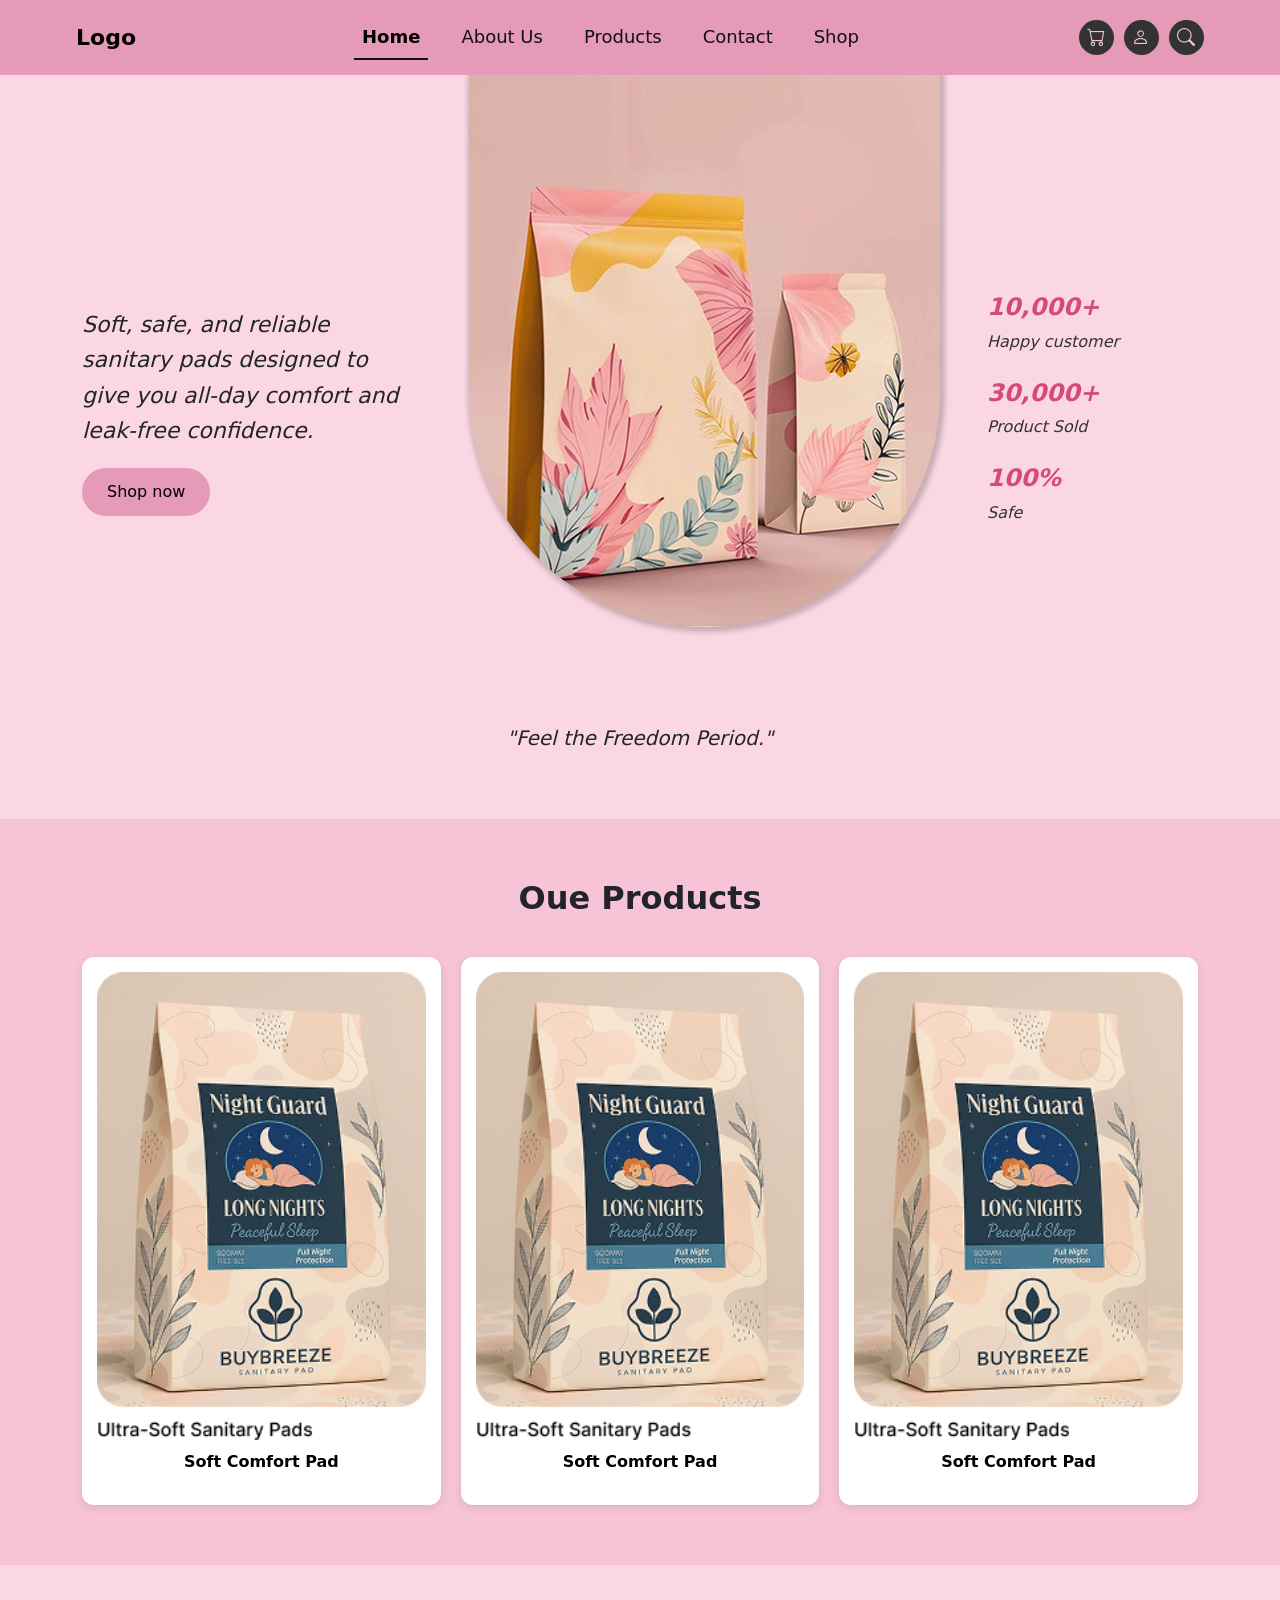
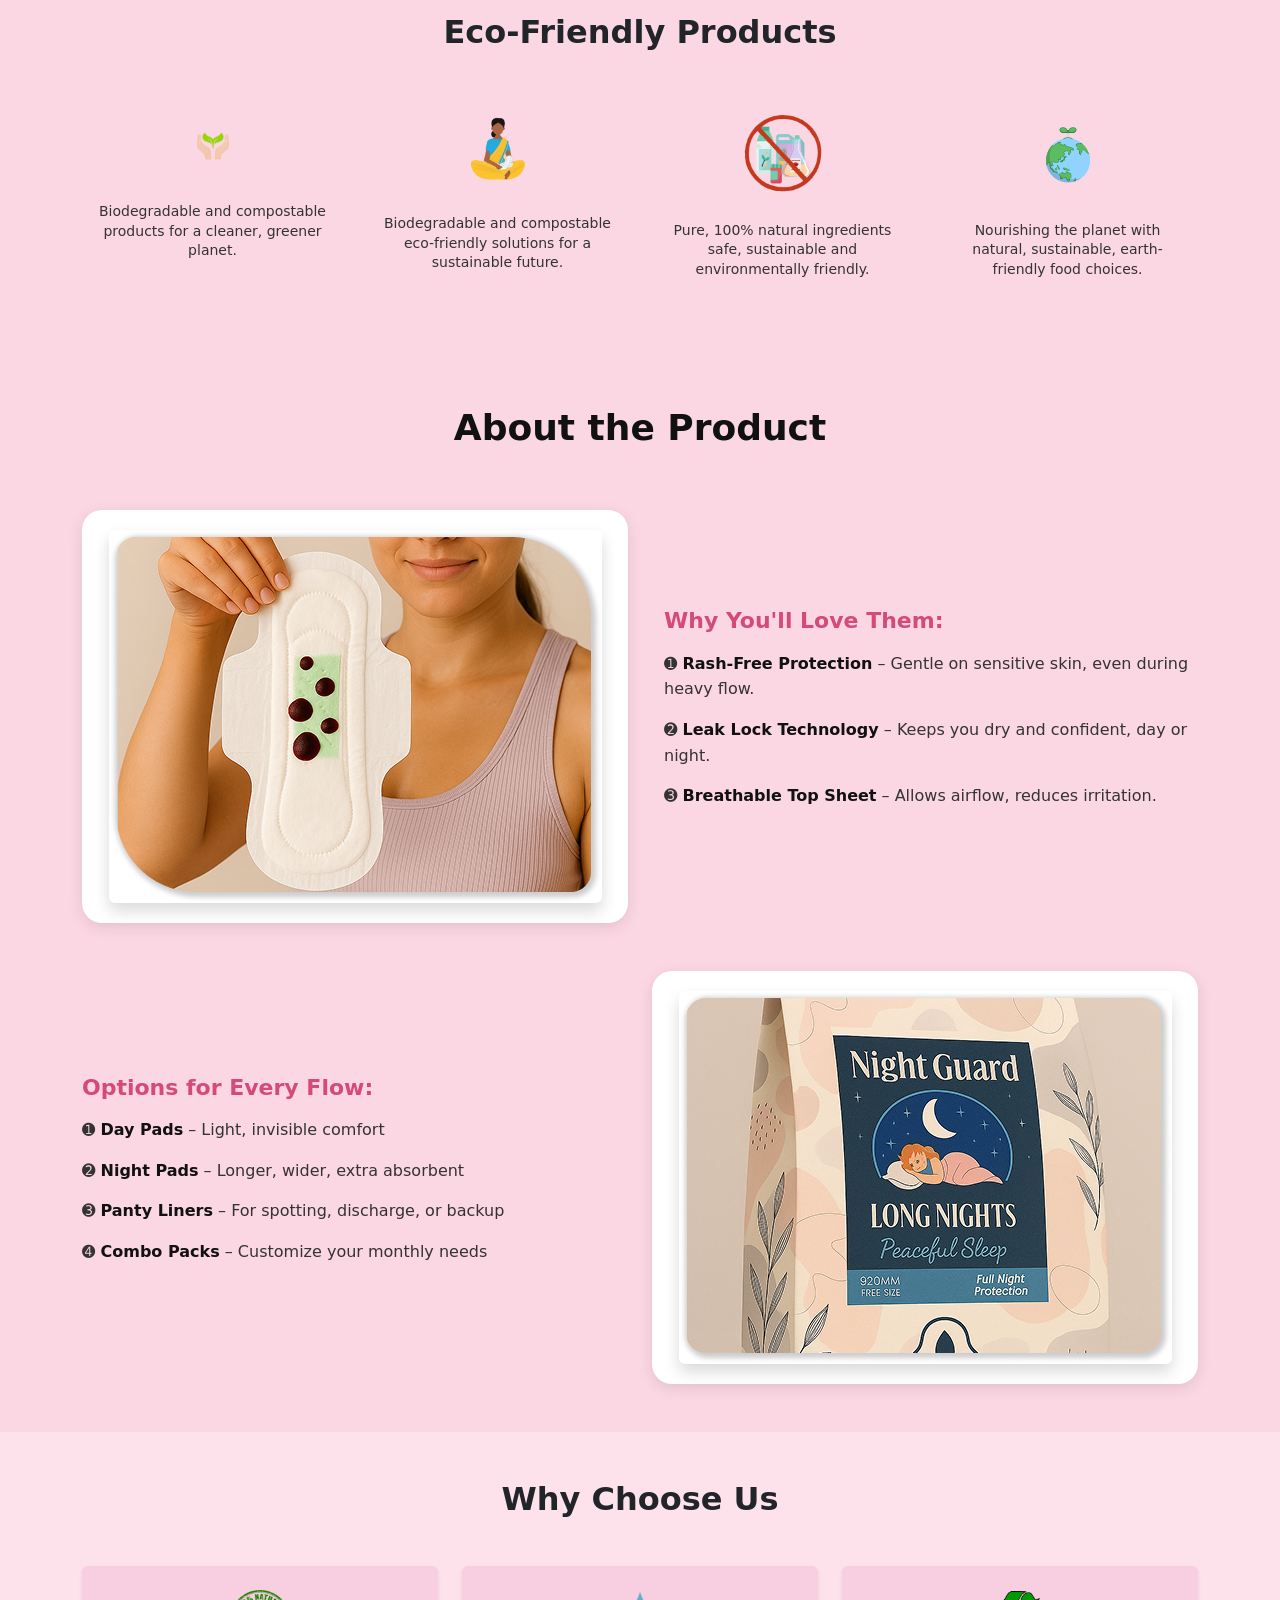
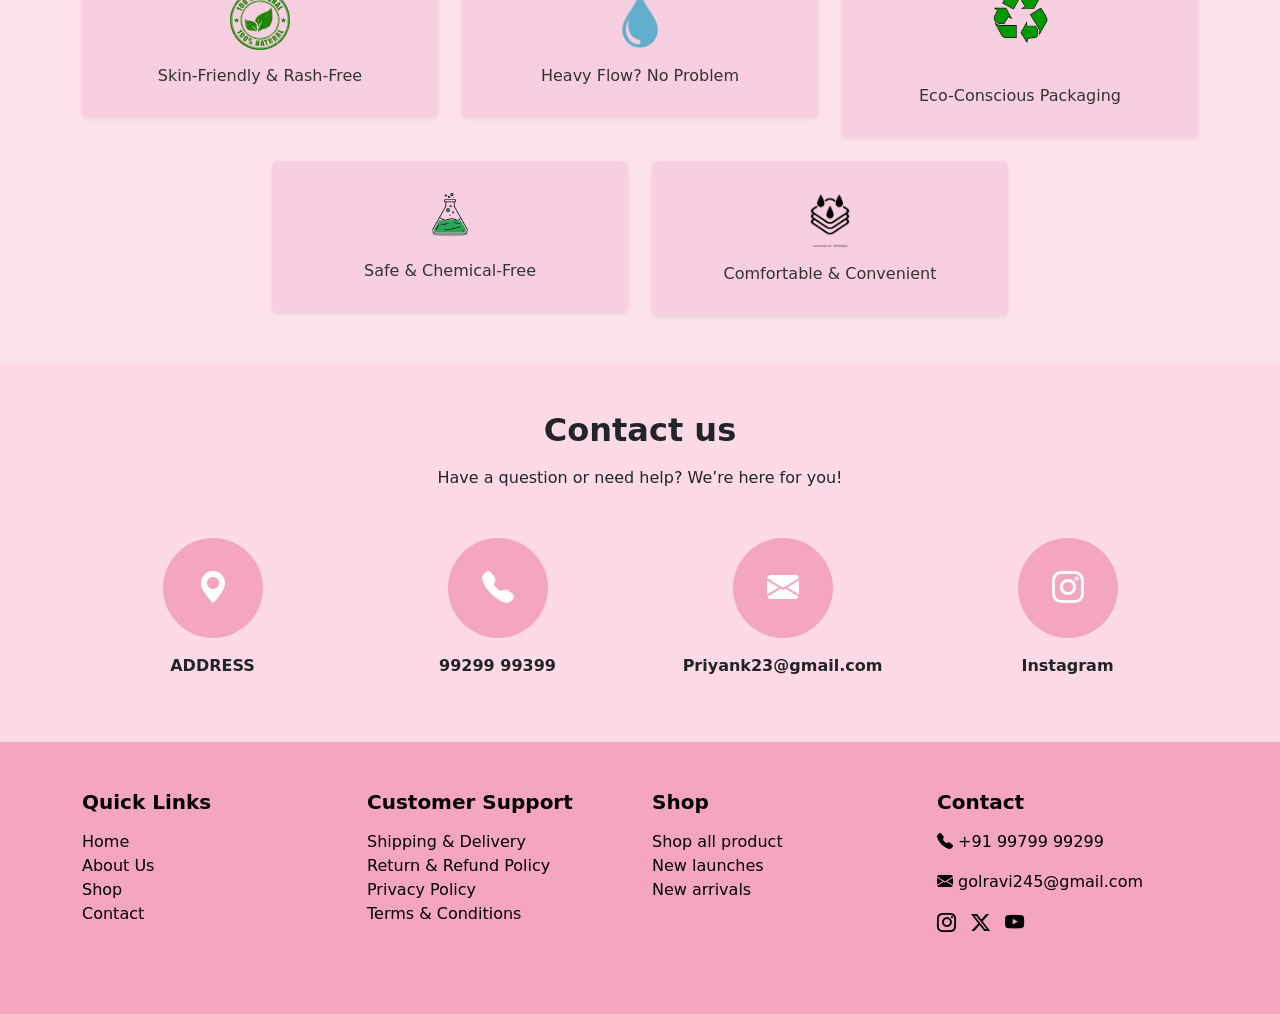
<file: index.html>
<!DOCTYPE html>
<html lang="en">

<head>
    <meta charset="UTF-8">
    <meta name="viewport" content="width=device-width, initial-scale=1.0">
    <title>Responsive Navbar</title>
    <link href="https://cdn.jsdelivr.net/npm/bootstrap@5.3.2/dist/css/bootstrap.min.css" rel="stylesheet">
    <link href="https://cdn.jsdelivr.net/npm/bootstrap-icons/font/bootstrap-icons.css" rel="stylesheet">
    <link href="./Stylesheet.css" rel="stylesheet">
</head>

<body>

    <nav class="navbar navbar-expand-lg sticky-top">
        <div class="container-fluid">
            <a class="logo navbar-brand" href="./index.html">Logo</a>
            <button class="navbar-toggler" type="button" data-bs-toggle="collapse" data-bs-target="#navbarNav"
                aria-controls="navbarNav" aria-expanded="false" aria-label="Toggle navigation">
                <span class="navbar-toggler-icon"></span>
            </button>
            <div class="collapse navbar-collapse" id="navbarNav">
                <ul class="navbar-nav mx-auto nav-links">
                    <li class="nav-item"><a href="#home" class="nav-link active">Home</a></li>
                    <li class="nav-item"><a href="#about" class="nav-link">About Us</a></li>
                    <li class="nav-item"><a href="#products" class="nav-link">Products</a></li>
                    <li class="nav-item"><a href="#contact" class="nav-link">Contact</a></li>
                    <li class="nav-item"><a href="./product.html" class="nav-link">Shop</a></li>
                </ul>
                <div class="icons d-flex">
                    <div><i class="bi bi-cart"></i></div>
                    <div><i class="bi bi-person"></i></div>
                    <div><i class="bi bi-search"></i></div>
                </div>
            </div>
        </div>
    </nav>

    <section class="hero" id="home">
        <div class="container ">
            <div class="row align-items-center text-center text-lg-start gy-5">
                <div class="col-lg-4">
                    <div class="hero-text">
                        <h1>Soft, safe, and reliable sanitary pads designed to give you all-day comfort and leak-free
                            confidence.</h1>
                        <button class="btn hero-btn"><a href="./product.html">Shop now</a></button>
                    </div>
                </div>
                <div class="col-lg-5">
                    <div class="hero-image-wrapper">
                        <img src="./Asset/img/HeroImg.png" alt="Sanitary Pad Packages" id="Heroimg">
                    </div>
                </div>
                <div class="col-lg-3">
                    <div class="hero-stats">
                        <div>
                            <h2>10,000+</h2>
                            <p>Happy customer</p>
                        </div>
                        <div>
                            <h2>30,000+</h2>
                            <p>Product Sold</p>
                        </div>
                        <div>
                            <h2>100%</h2>
                            <p>Safe</p>
                        </div>
                    </div>
                </div>
            </div>
            <div class="row">
                <div class="col-12">
                    <p class="hero-quote">"Feel the Freedom Period."</p>
                </div>
            </div>
        </div>
    </section>
    <!-- Product Section -->
    <section class="product-section" id="products">
        <div class="container">
            <h2>Oue Products</h2>
            <div class="product-grid">
                <a href="product.html" class="product-card-link" >
                    <div class="product-card">
                        <img src="./Asset/img/product 1.png" alt="Product 1" class="first-img">
                        <img src="./Asset/img/product.png" alt="Product 1 Hover" class="second-img">
                        <p class="product-title">Soft Comfort Pad</p>
                    </div>
                </a>

                <a href="product.html" class="product-card-link">
                    <div class="product-card">
                        <img src="./Asset/img/product 1.png" alt="Product 1" class="first-img">
                        <img src="./Asset/img/product.png" alt="Product 1 Hover" class="second-img">
                        <p class="product-title">Soft Comfort Pad</p>
                    </div>
                </a>

                <a href="product.html" class="product-card-link">
                    <div class="product-card">
                        <img src="./Asset/img/product 1.png" alt="Product 1" class="first-img">
                        <img src="./Asset/img/product.png" alt="Product 1 Hover" class="second-img">
                        <p class="product-title">Soft Comfort Pad</p>
                    </div>
                </a>
            </div>
        </div>
    </section>

    <section class="eco-products py-5" id="eco-products">
    <div class="container text-center ">
        <h2 class="mb-5 fw-bold">Eco-Friendly Products</h2>
        <div class="row g-4 justify-content-center">
            <!-- Box 1 -->
            <div class="col-md-3 col-sm-6">
                <div class="eco-box">
                    <img src="./Asset/img/eco1.png" alt="Eco Product 1" class="eco-img mb-3">
                    <p class="eco-text">Biodegradable and compostable products for a cleaner, greener planet.</p>
                </div>
            </div>

            <!-- Box 2 -->
            <div class="col-md-3 col-sm-6">
                <div class="eco-box">
                    <img src="./Asset/img/eco2.png" alt="Eco Product 2" class="eco-img mb-3">
                    <p class="eco-text">Biodegradable and compostable eco-friendly solutions for a sustainable future.</p>
                </div>
            </div>

            <!-- Box 3 -->
            <div class="col-md-3 col-sm-6">
                <div class="eco-box">
                    <img src="./Asset/img/eco3.png" alt="Eco Product 3" class="eco-img mb-3">
                    <p class="eco-text">Pure, 100% natural ingredients safe, sustainable and environmentally friendly.</p>
                </div>
            </div>

            <!-- Box 4 -->
            <div class="col-md-3 col-sm-6">
                <div class="eco-box">
                    <img src="./Asset/img/eco4.png" alt="Eco Product 4" class="eco-img mb-3">
                    <p class="eco-text">Nourishing the planet with natural, sustainable, earth-friendly food choices.</p>
                </div>
            </div>
        </div>
    </div>
</section>

    <section class="about-section py-5" id="about">
        <div class="container">
            <div class="text-center mb-5">
                <h2 class="fw-bold">About the Product</h2>
            </div>

            <div class="row align-items-center mb-5">
                <div class="col-md-6 mb-4 mb-md-0">
                    <div class="about-box d-flex align-items-center justify-content-center">
                        <img src="./Asset/img/About1.png" alt="VIIRO Product" class="img-fluid rounded shadow">
                    </div>
                </div>
                <div class="col-md-6 about-text ps-md-4">
                    <h4 class="mb-3">Why You'll Love Them:</h4>
                    <p>➊ <strong>Rash-Free Protection</strong> – Gentle on sensitive skin, even during heavy flow.</p>
                    <p>➋ <strong>Leak Lock Technology</strong> – Keeps you dry and confident, day or night.</p>
                    <p>➌ <strong>Breathable Top Sheet</strong> – Allows airflow, reduces irritation.</p>
                </div>
            </div>

            <div class="row align-items-center">
                <div class="col-md-6 about-text pe-md-4 mb-4 mb-md-0">
                    <h4 class="mb-3">Options for Every Flow:</h4>
                    <p>➊ <strong>Day Pads</strong> – Light, invisible comfort</p>
                    <p>➋ <strong>Night Pads</strong> – Longer, wider, extra absorbent</p>
                    <p>➌ <strong>Panty Liners</strong> – For spotting, discharge, or backup</p>
                    <p>➍ <strong>Combo Packs</strong> – Customize your monthly needs</p>
                </div>
                <div class="col-md-6">
                    <div class="about-box d-flex align-items-center justify-content-center">
                        <img src="./Asset/img/About2.png " alt="VIIRO Pads Options" class="img-fluid rounded shadow">
                    </div>
                </div>
            </div>
        </div>
    </section>

    <section class="choose-us py-5" id="choose">
        <div class="container text-center">
            <h2 class="mb-5 fw-bold">Why Choose Us</h2>
            <div class="row g-4 justify-content-center">

                <div class="col-md-4 col-sm-6">
                    <div class="choose-box p-4 rounded shadow-sm">
                        <img src="./Asset/img/choose1.png" alt="Skin Friendly" class="mb-3" width="60">
                        <h5>Skin-Friendly & Rash-Free</h5>
                    </div>
                </div>

                <div class="col-md-4 col-sm-6">
                    <div class="choose-box p-4 rounded shadow-sm">
                        <img src="./Asset/img/choose2.png" alt="Heavy Flow" class="mb-3" width="60">
                        <h5>Heavy Flow? No Problem</h5>
                    </div>
                </div>

                <div class="col-md-4 col-sm-6">
                    <div class="choose-box p-4 rounded shadow-sm">
                        <img src="./Asset/img/choose3.png" alt="Eco Packaging" class="mb-3" width="60">
                        <h5>Eco-Conscious Packaging</h5>
                    </div>
                </div>

                <div class="col-md-4 col-sm-6">
                    <div class="choose-box p-4 rounded shadow-sm">
                        <img src="./Asset/img/choose4.png" alt="Chemical Free" class="mb-3" width="60">
                        <h5>Safe & Chemical-Free</h5>
                    </div>
                </div>

                <div class="col-md-4 col-sm-6">
                    <div class="choose-box p-4 rounded shadow-sm">
                        <img src="./Asset/img/choose5.png" alt="Comfortable" class="mb-3" width="60">
                        <h5>Comfortable & Convenient</h5>
                    </div>
                </div>

            </div>
        </div>
    </section>

    <section class="contact-us py-5" id="contact">
        <div class="container text-center">
            <h2 class="fw-bold mb-3">Contact us</h2>
            <p class="mb-5">Have a question or need help? We’re here for you!</p>

            <div class="row justify-content-center g-4">
                <div class="col-md-3 col-sm-6">
                    <div class="contact-box p-4 rounded-circle mx-auto">
                        <i class="bi bi-geo-alt-fill fs-2 text-white"></i>
                    </div>
                    <p class="mt-3 fw-semibold">ADDRESS</p>
                </div>

                <div class="col-md-3 col-sm-6">
                    <div class="contact-box p-4 rounded-circle mx-auto">
                        <i class="bi bi-telephone-fill fs-2 text-white"></i>
                    </div>
                    <p class="mt-3 fw-semibold">99299 99399</p>
                </div>

                <div class="col-md-3 col-sm-6">
                    <div class="contact-box p-4 rounded-circle mx-auto">
                        <i class="bi bi-envelope-fill fs-2 text-white"></i>
                    </div>
                    <p class="mt-3 fw-semibold">Priyank23@gmail.com</p>
                </div>

                <div class="col-md-3 col-sm-6">
                    <div class="contact-box p-4 rounded-circle mx-auto">
                        <i class="bi bi-instagram fs-2 text-white"></i>
                    </div>
                    <p class="mt-3 fw-semibold">Instagram</p>
                </div>
            </div>
        </div>
    </section>
    <footer class="footer py-5">
        <div class="container">
            <div class="row">
                <div class="col-md-3 col-sm-6 mb-4">
                    <h5 class="fw-bold">Quick Links</h5>
                    <ul class="list-unstyled">
                        <li><a href="#home">Home</a></li>
                        <li><a href="#about">About Us</a></li>
                        <li><a href="#shop">Shop</a></li>
                        <li><a href="#contact">Contact</a></li>
                    </ul>
                </div>

                <div class="col-md-3 col-sm-6 mb-4">
                    <h5 class="fw-bold">Customer Support</h5>
                    <ul class="list-unstyled">
                        <li><a href="#">Shipping & Delivery</a></li>
                        <li><a href="#">Return & Refund Policy</a></li>
                        <li><a href="#">Privacy Policy</a></li>
                        <li><a href="#">Terms & Conditions</a></li>
                    </ul>
                </div>

                <div class="col-md-3 col-sm-6 mb-4">
                    <h5 class="fw-bold">Shop</h5>
                    <ul class="list-unstyled">
                        <li><a href="./ShopNow.html">Shop all product</a></li>
                        <li><a href="#">New launches</a></li>
                        <li><a href="#">New arrivals</a></li>
                    </ul>
                </div>

                <div class="col-md-3 col-sm-6 mb-4">
                    <h5 class="fw-bold">Contact</h5>
                    <p><i class="bi bi-telephone-fill"></i> +91 99799 99299</p>
                    <p><i class="bi bi-envelope-fill"></i> golravi245@gmail.com</p>
                    <div class="social-icons mt-3">
                        <a href="#"><i class="bi bi-instagram"></i></a>
                        <a href="#"><i class="bi bi-twitter-x"></i></a>
                        <a href="#"><i class="bi bi-youtube"></i></a>
                    </div>
                </div>
            </div>
        </div>
    </footer>

    <script src="https://cdn.jsdelivr.net/npm/bootstrap@5.3.2/dist/js/bootstrap.bundle.min.js"></script>
</body>

</html>
</file>
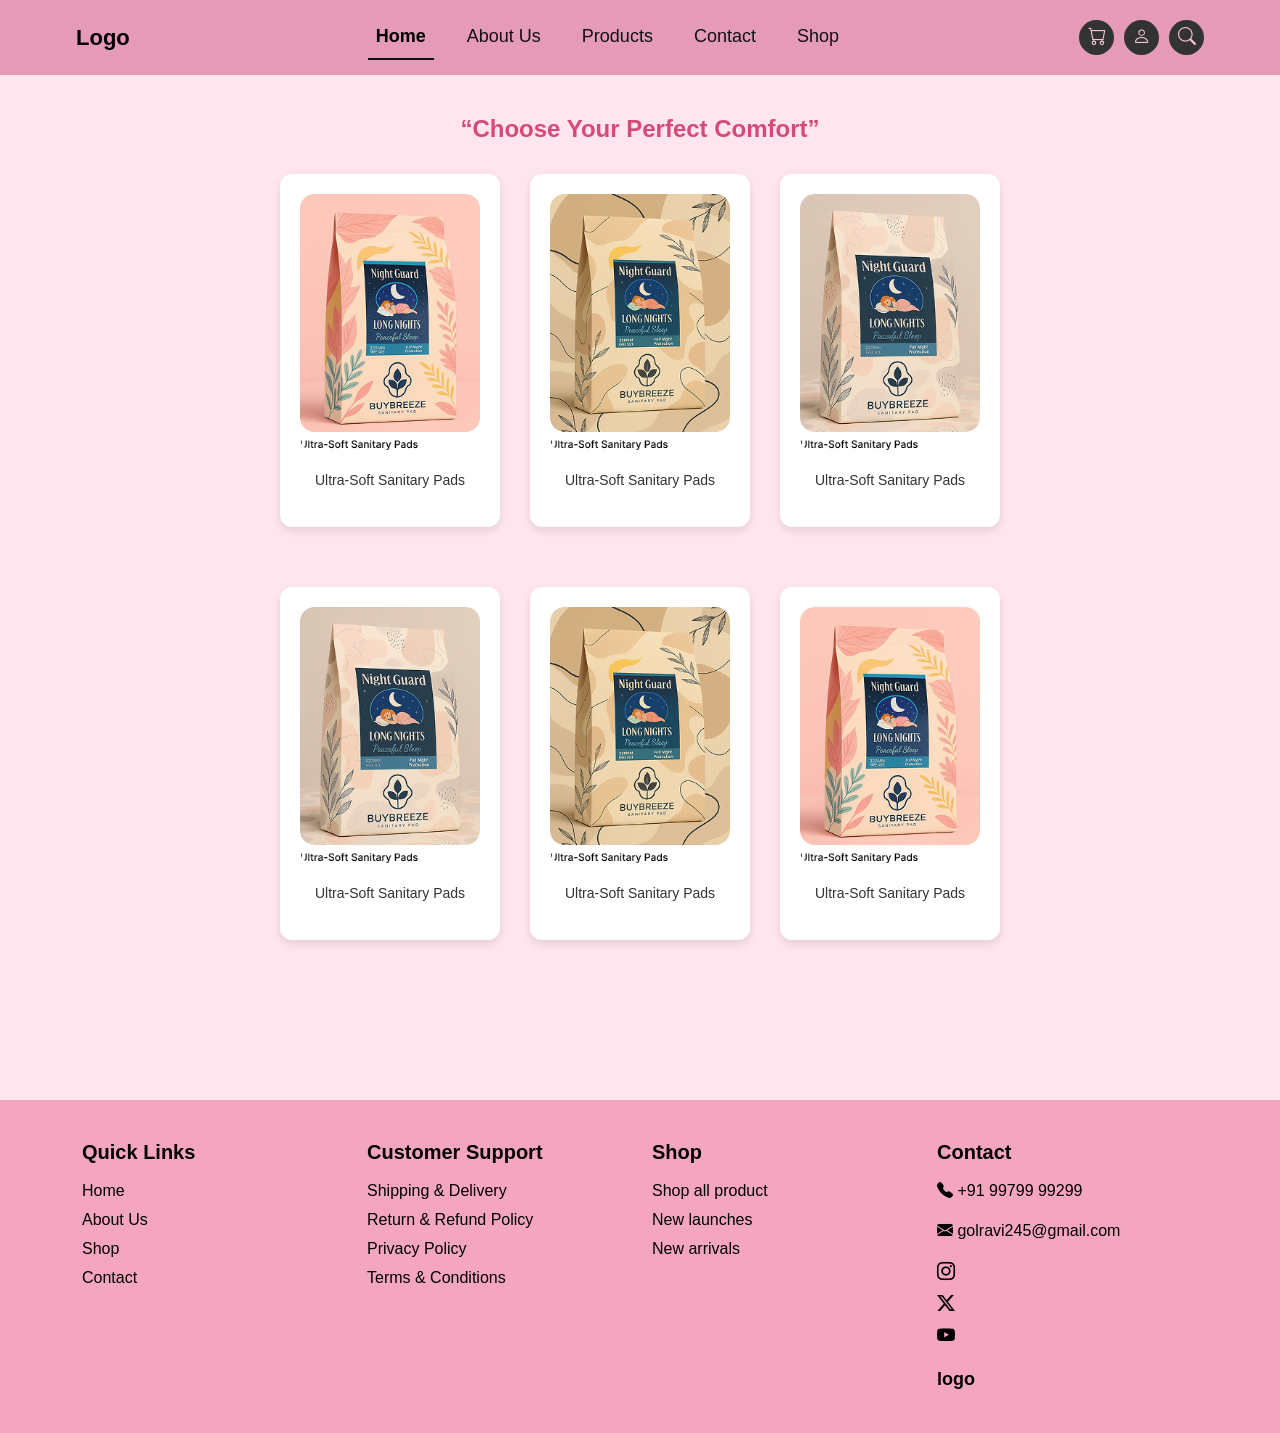
<file: product.html>
<!DOCTYPE html>
<html lang="en">

<head>
    <meta charset="UTF-8" />
    <title>Our Products</title>
    <meta name="viewport" content="width=device-width, initial-scale=1.0" />
    <link href="https://cdn.jsdelivr.net/npm/bootstrap@5.3.2/dist/css/bootstrap.min.css" rel="stylesheet" />
    <link href="https://cdn.jsdelivr.net/npm/bootstrap-icons/font/bootstrap-icons.css" rel="stylesheet" />
    <link href="./Stylesheet.css" rel="Stylesheet" />
    <style>
        body {
            font-family: "Segoe UI", sans-serif;
            background-color: #ffe5ee;
            margin: 0;
            padding: 0;
        }

        h2.section-title {
            text-align: center;
            font-size: 24px;
            font-weight: 600;
            color: #d54a79;
            margin: 40px 0 30px;
        }

        .product-grid {
            display: flex;
            justify-content: center;
            flex-wrap: wrap;
            gap: 30px;
            padding: 0 20px 60px;
        }

        .product-card {
            background-color: white;
            border-radius: 12px;
            padding: 20px;
            text-align: center;
            width: 220px;
            box-shadow: 0 4px 8px rgba(0, 0, 0, 0.1);
            transition: transform 0.3s ease;
        }

        .product-card:hover {
            transform: scale(1.05);
        }

        .product-card img {
            width: 100%;
            border-radius: 12px;
            margin-bottom: 10px;
        }

        .product-title {
            font-size: 14px;
            font-weight: 500;
            color: #333;
        }

        footer {
            background-color: #f4a6c1;
            padding: 40px 20px;
            color: #000;
        }

        footer h5 {
            font-weight: bold;
            margin-bottom: 15px;
        }

        footer a {
            text-decoration: none;
            color: #000;
            display: block;
            margin-bottom: 5px;
        }

        footer a:hover {
            color: #111;
            font-weight: bold;
        }

        .social-icons a {
            font-size: 18px;
            margin-right: 10px;
            color: #000;
        }

        .footer-logo {
            font-weight: bold;
            font-size: 18px;
        }
    </style>
</head>

<body>
    <nav class="navbar navbar-expand-lg sticky-top">
        <div class="container-fluid">
            <a class="logo navbar-brand" href="./index.html">Logo</a>
            <button class="navbar-toggler" type="button" data-bs-toggle="collapse" data-bs-target="#navbarNav"
                aria-controls="navbarNav" aria-expanded="false" aria-label="Toggle navigation">
                <span class="navbar-toggler-icon"></span>
            </button>
            <div class="collapse navbar-collapse" id="navbarNav">
                <ul class="navbar-nav mx-auto nav-links">
                    <li class="nav-item">
                        <a href="index.html#home" class="nav-link active">Home</a>
                    </li>
                    <li class="nav-item">
                        <a href="index.html#home" class="nav-link">About Us</a>
                    </li>
                    <li class="nav-item">
                        <a href="index.html#product" class="nav-link">Products</a>
                    </li>
                    <li class="nav-item">
                        <a href="index.html#contact" class="nav-link">Contact</a>
                    </li>
                    <li class="nav-item">
                        <a href="./ShopNow.html" class="nav-link">Shop</a>
                    </li>
                </ul>
                <div class="icons d-flex">
                    <div><i class="bi bi-cart"></i></div>
                    <div><i class="bi bi-person"></i></div>
                    <div><i class="bi bi-search"></i></div>
                </div>
            </div>
        </div>
    </nav>
    <section>
        <div class="mainSection">
            <h2 class="section-title">“Choose Your Perfect Comfort”</h2>

            <div class="product-grid">
                <div class="product-card">
                    <a href="Shopnow.html">
                        <img src="./Asset/img/product 3.png" alt="Product" />
                        <p class="product-title">Ultra-Soft Sanitary Pads</p>
                    </a>
                </div>
                <div class="product-card">
                    <a href="Shopnow.html">
                        <img src="./Asset/img/product 2.png" alt="Product" />
                        <p class="product-title">Ultra-Soft Sanitary Pads</p>
                    </a>
                </div>
                <div class="product-card">
                    <a href="Shopnow.html">
                        <img src="./Asset/img/product 1.png" alt="Product" />
                        <p class="product-title">Ultra-Soft Sanitary Pads</p>
                    </a>
                </div>
            </div>
            <div class="product-grid">
                <div class="product-card">
                    <a href="Shopnow.html">
                        <img src="./Asset/img/product 1.png" alt="Product" />
                        <p class="product-title">Ultra-Soft Sanitary Pads</p>
                    </a>
                </div>
                <div class="product-card">
                    <a href="Shopnow.html">
                        <img src="./Asset/img/product 2.png" alt="Product" />
                        <p class="product-title">Ultra-Soft Sanitary Pads</p>
                    </a>
                </div>
                <div class="product-card">
                    <a href="Shopnow.html">
                        <img src="./Asset/img/product 3.png" alt="Product" />
                        <p class="product-title">Ultra-Soft Sanitary Pads</p>
                    </a>
                </div>
            </div>
        </div>
    </section>
    <footer style="margin-top: 100px">
        <div class="container">
            <div class="row gy-4">
                <div class="col-md-3 col-sm-6">
                    <h5>Quick Links</h5>
                    <a href="index.html#home">Home</a>
                    <a href="index.html#about">About Us</a>
                    <a href="./product.html">Shop</a>
                    <a href="index.html#contact">Contact</a>
                </div>
                <div class="col-md-3 col-sm-6">
                    <h5>Customer Support</h5>
                    <a href="#">Shipping & Delivery</a>
                    <a href="#">Return & Refund Policy</a>
                    <a href="#">Privacy Policy</a>
                    <a href="#">Terms & Conditions</a>
                </div>
                <div class="col-md-3 col-sm-6">
                    <h5>Shop</h5>
                    <a href="./ShopNow.html">Shop all product</a>
                    <a href="#">New launches</a>
                    <a href="#">New arrivals</a>
                </div>
                <div class="col-md-3 col-sm-6">
                    <h5>Contact</h5>
                    <p><i class="bi bi-telephone-fill"></i> +91 99799 99299</p>
                    <p><i class="bi bi-envelope-fill"></i> golravi245@gmail.com</p>
                    <div class="social-icons mt-2">
                        <a href="#"><i class="bi bi-instagram"></i></a>
                        <a href="#"><i class="bi bi-twitter-x"></i></a>
                        <a href="#"><i class="bi bi-youtube"></i></a>
                    </div>
                    <div class="footer-logo mt-3">logo</div>
                </div>
            </div>
        </div>
    </footer>
</body>

</html>
</file>
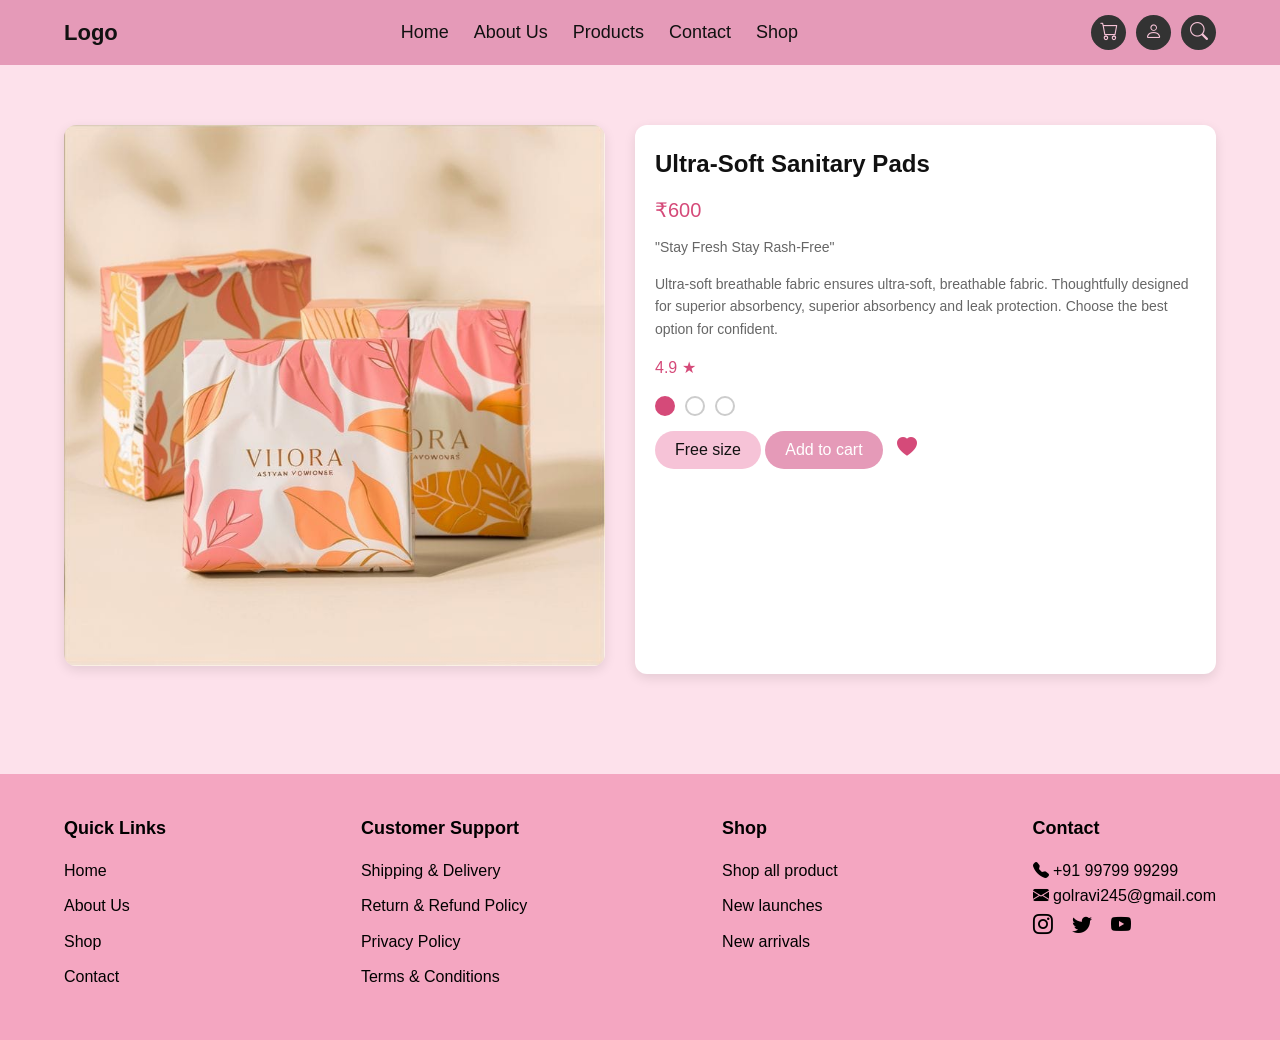
<file: ShopNow.html>
<!DOCTYPE html>
<html lang="en">
<head>
    <meta charset="UTF-8">
    <meta name="viewport" content="width=device-width, initial-scale=1.0">
    <title>Ultra-Soft Sanitary Pads</title>
    <style>
        * {
            margin: 0;
            padding: 0;
            box-sizing: border-box;
            font-family: Arial, sans-serif;
        }

        body {
            background-color: #fde1eb;
            color: #333;
            line-height: 1.6;
        }

        /* Navbar */
        .navbar {
            background: #e59ab8;
            padding: 15px 5%;
            display: flex;
            align-items: center;
            justify-content: space-between;
            position: sticky;
            top: 0;
            z-index: 1000;
        }

        .logo {
            font-size: 22px;
            font-weight: bold;
            color: #111;
            text-decoration: none;
        }

        .nav-links {
            display: flex;
            gap: 25px;
        }

        .nav-links a {
            text-decoration: none;
            color: #111;
            font-size: 18px;
            transition: 0.3s;
        }

        .nav-links a:hover {
            font-weight: bold;
            border-bottom: 2px solid #111;
        }

        .icons {
            display: flex;
            align-items: center;
        }

        .icons div {
            width: 35px;
            height: 35px;
            border-radius: 50%;
            background: #333;
            display: flex;
            align-items: center;
            justify-content: center;
            color: #f6c3d7;
            font-size: 18px;
            margin-left: 10px;
            cursor: pointer;
            transition: 0.3s;
        }

        .icons div:hover {
            background: #555;
        }

        /* Product Section */
        .product-section {
            padding: 60px 5%;
            text-align: center;
            background: #fde1eb;
        }

        .product-container {
            display: flex;
            flex-wrap: wrap;
            justify-content: center;
            gap: 30px;
            max-width: 1200px;
            margin: 0 auto;
        }

        .product-image {
            flex: 1;
            min-width: 300px;
        }

        .product-image img {
            max-width: 100%;
            border-radius: 12px;
            box-shadow: 0 4px 12px rgba(0, 0, 0, 0.1);
        }

        .product-details {
            flex: 1;
            min-width: 300px;
            text-align: left;
            background: #fff;
            padding: 20px;
            border-radius: 12px;
            box-shadow: 0 4px 12px rgba(0, 0, 0, 0.1);
        }

        .product-details h1 {
            font-size: 24px;
            margin-bottom: 10px;
            color: #111;
        }

        .product-details .price {
            font-size: 20px;
            color: #d54a79;
            margin-bottom: 10px;
        }

        .product-details p {
            font-size: 14px;
            color: #666;
            margin-bottom: 15px;
        }

        .rating {
            color: #d54a79;
            font-size: 16px;
            margin-bottom: 15px;
        }

        .options {
            display: flex;
            gap: 10px;
            margin-bottom: 15px;
        }

        .options span {
            display: inline-block;
            width: 20px;
            height: 20px;
            border: 2px solid #ccc;
            border-radius: 50%;
            cursor: pointer;
        }

        .options span.active {
            border-color: #d54a79;
            background-color: #d54a79;
        }

        .btn {
            padding: 10px 20px;
            background: #e59ab8;
            color: #fff;
            border: none;
            border-radius: 25px;
            font-size: 16px;
            cursor: pointer;
            transition: 0.3s;
        }

        .btn:hover {
            background: #d3789e;
        }

        .btn.secondary {
            background: #f6c3d7;
            color: #111;
        }

        .btn.secondary:hover {
            background: #e59ab8;
            color: #fff;
        }

        .favorite {
            background: none;
            border: none;
            font-size: 20px;
            color: #d54a79;
            cursor: pointer;
            margin-left: 10px;
        }

        /* Footer */
        .footer {
            background: #f4a6c1;
            padding: 40px 5%;
            color: #000;
            margin-top: 40px;
        }

        .footer .row {
            display: flex;
            flex-wrap: wrap;
            justify-content: space-between;
        }

        .footer h5 {
            font-size: 18px;
            margin-bottom: 15px;
        }

        .footer ul {
            list-style: none;
        }

        .footer ul li {
            margin-bottom: 10px;
        }

        .footer ul li a {
            text-decoration: none;
            color: #000;
            transition: 0.3s;
        }

        .footer ul li a:hover {
            color: #fff;
        }

        .footer .social-icons a {
            font-size: 20px;
            margin-right: 15px;
            color: #000;
            transition: 0.3s;
        }

        .footer .social-icons a:hover {
            color: #fff;
        }

        /* Responsive Design */
        @media (max-width: 768px) {
            .navbar {
                flex-direction: column;
                padding: 15px;
            }

            .nav-links {
                flex-direction: column;
                gap: 15px;
                margin-top: 10px;
            }

            .icons {
                margin-top: 10px;
            }

            .product-container {
                flex-direction: column;
                align-items: center;
            }

            .product-details h1 {
                font-size: 20px;
            }

            .product-details .price {
                font-size: 18px;
            }

            .product-details p {
                font-size: 13px;
            }

            .footer .row {
                flex-direction: column;
                text-align: center;
            }

            .footer .col {
                margin-bottom: 20px;
            }
        }

        @media (max-width: 480px) {
            .product-image img {
                max-width: 80%;
            }

            .product-details {
                padding: 15px;
            }

            .btn {
                width: 100%;
                margin-bottom: 10px;
            }

            .favorite {
                margin-left: 0;
            }
        }
    </style>
</head>
<body>
    <!-- Navbar -->
    <nav class="navbar">
        <a href="#index.html#home" class="logo">Logo</a>
        <div class="nav-links">
            <a href="index.html#home">Home</a>
            <a href="index.html#about">About Us</a>
            <a href="index.html#products">Products</a>
            <a href="index.html#contact">Contact</a>
            <a href="./ShopNow.html">Shop</a>
        </div>
        <div class="icons">
            <div><i class="bi bi-cart"></i></div>
            <div><i class="bi bi-person"></i></div>
            <div><i class="bi bi-search"></i></div>
        </div>
    </nav>

    <!-- Product Section -->
    <section class="product-section">
        <div class="product-container">
            <div class="product-image">
                <img src="./Asset/img/ShopNow.jpg" alt="Ultra-Soft Sanitary Pads">
            </div>
            <div class="product-details">
                <h1>Ultra-Soft Sanitary Pads</h1>
                <p class="price">₹600</p>
                <p>"Stay Fresh Stay Rash-Free"</p>
                <p>Ultra-soft breathable fabric ensures ultra-soft, breathable fabric. Thoughtfully designed for superior absorbency, superior absorbency and leak protection. Choose the best option for confident.</p>
                <div class="rating">4.9 ★</div>
                <div class="options">
                    <span class="active"></span>
                    <span></span>
                    <span></span>
                </div>
                <button class="btn secondary">Free size</button>
                <button class="btn">Add to cart</button>
                <button class="favorite"><i class="bi bi-heart-fill"></i></button>
            </div>
        </div>
    </section>

    <!-- Footer -->
    <footer class="footer">
        <div class="row">
            <div class="col">
                <h5>Quick Links</h5>
                <ul>
                    <li><a href="index.html#home">Home</a></li>
                    <li><a href="index.html#about">About Us</a></li>
                    <li><a href="index.html#shop">Shop</a></li>
                    <li><a href="index.html#contact">Contact</a></li>
                </ul>
            </div>
            <div class="col">
                <h5>Customer Support</h5>
                <ul>
                    <li><a href="#">Shipping & Delivery</a></li>
                    <li><a href="#">Return & Refund Policy</a></li>
                    <li><a href="#">Privacy Policy</a></li>
                    <li><a href="#">Terms & Conditions</a></li>
                </ul>
            </div>
            <div class="col">
                <h5>Shop</h5>
                <ul>
                    <li><a href="#">Shop all product</a></li>
                    <li><a href="#">New launches</a></li>
                    <li><a href="#">New arrivals</a></li>
                </ul>
            </div>
            <div class="col">
                <h5>Contact</h5>
                <p><i class="bi bi-telephone-fill"></i> +91 99799 99299</p>
                <p><i class="bi bi-envelope-fill"></i> golravi245@gmail.com</p>
                <div class="social-icons">
                    <a href="#"><i class="bi bi-instagram"></i></a>
                    <a href="#"><i class="bi bi-twitter"></i></a>
                    <a href="#"><i class="bi bi-youtube"></i></a>
                </div>
            </div>
        </div>
    </footer>

    <!-- Bootstrap Icons -->
    <link href="https://cdn.jsdelivr.net/npm/bootstrap-icons@1.10.5/font/bootstrap-icons.css" rel="stylesheet">
</body>
</html>
</file>
<file: Stylesheet.css>
html {
    scroll-behavior: smooth;
}

/* Navbar */
.navbar {
    background: #e59ab8;
    padding: 15px 5%;
    display: flex;
    align-items: center;
    justify-content: space-between;
}

.logo {
    font-size: 22px;
    font-weight: bold;
}

.nav-links {
    display: flex;
    gap: 25px;
}

.nav-links a {
    text-decoration: none;
    color: #111;
    font-size: 18px;
    transition: 0.3s;
}

.nav-links a:hover,
.nav-links a.active {
    font-weight: bold;
    border-bottom: 2px solid #111;
}

.icons {
    display: flex;
    align-items: center;
}

.icons div {
    width: 35px;
    height: 35px;
    border-radius: 50%;
    background: #333;
    display: flex;
    align-items: center;
    justify-content: center;
    color: #f6c3d7;
    font-size: 18px;
    margin-left: 10px;
    cursor: pointer;
    transition: 0.3s;
}

.icons div:hover {
    background: #555;
}

/* Hero Section */
.hero {
    display: flex;
    flex-wrap: wrap;
    align-items: center;
    justify-content: space-between;
    padding: 50px 5%;
    background: #fbd7e3;
    font-style: italic;
}

.hero-text {
    flex: 1;
    min-width: 280px;
    margin-right: 20px;
}

.hero-text h1 {
    font-size: 22px;
    margin-bottom: 20px;
    line-height: 1.6;
}

.btn {
    padding: 12px 25px;
    background: #e59ab8;
    color: #fff;
    border: none;
    border-radius: 25px;
    font-size: 16px;
    cursor: pointer;
    transition: 0.3s;
}

.hero-btn a{
   text-decoration: none; 
    color: black;
   
}

.btn:hover {
    background: #d3789e;
}

.hero-image {
    flex: 1;
    text-align: center;
}

.hero-image img {
    max-width: 80%;
    border-radius: 50%;
}
#Heroimg {
    position: relative;
    bottom: 60px;
}
.hero-stats {
    flex: 1;
    min-width: 220px;
    text-align: left;
    margin-left: 50px;
    margin-top: 20px;
}

.hero-stats h2 {
    font-size: 24px;
    font-weight: bold;
    color: #d54a79;
    margin-bottom: 8px;
}

.hero-stats p {
    margin-bottom: 25px;
    font-size: 16px;
    color: #333;
}

.hero-quote {
    text-align: center;
    margin-top: 25px;
    font-size: 20px;
}

/* Product Section */
.product-section {
    text-align: center;
    padding: 60px 20px;
    background: #f6c3d7;
}

.product-section h2 {
    font-size: 32px;
    font-weight: bold;
    margin-bottom: 40px;
}

.product-grid {
    display: grid;
    grid-template-columns: repeat(auto-fit, minmax(220px, 1fr));
    gap: 20px;
    
}

.product-grid a {
    text-decoration: none;
    color: #000;
}   

.product-card {
    background: #fff;
    border-radius: 12px;
    padding: 15px;
    transition: 0.3s;
    box-shadow: 0px 3px 10px rgba(0, 0, 0, 0.1);
}

.product-card img {
    width: 100%;
    border-radius: 12px;
    transition: opacity 0.4s ease-in-out;
}

.product-card img.second-img {
    display: none;
}

.product-card:hover img.first-img {
    display: none;
}

.product-card:hover img.second-img {
    display: block;
}

.product-title {
    margin-top: 10px;
    font-size: 16px;
    font-weight: 600;
}

/* Hide the links in product cards */
.product-card-link a {
    visibility: hidden;
    /* Hides the link completely */
    /* Alternatively, you can use: */
    /* display: none; */
}

/* Eco Products Section */
.eco-products {
    background-color: #fbd7e3;
}

.eco-box {
    text-align: center;
    padding: 15px;
    transition: transform 0.3s;
}

.eco-box:hover {
    transform: scale(1.05);
}

.eco-img {
    max-width: 80px;
    height: auto;
}

.eco-text {
    font-size: 14px;
    color: #333;
    margin-top: 10px;
    font-weight: 500;
    line-height: 1.4;
}

/* Responsive tweaks if needed */
@media (max-width: 768px) {
    .eco-img {
        max-width: 60px;
    }

    .eco-text {
        font-size: 13px;
    }
}

/* Features */
.features-row {
    display: flex;
    justify-content: center;
    align-items: center;
    gap: 60px;
    background: #f6c3d7;
    padding: 20px;
    flex-wrap: wrap;
}

.features-row .feature-item {
    display: flex;
    align-items: center;
    font-size: 18px;
    gap: 10px;
    color: #111;
}

/* Responsive Fixes */
@media (max-width: 992px) {
    .nav-links {
        flex-direction: column;
        gap: 15px;
        margin-top: 10px;
    }

    .icons {
        margin-top: 10px;
    }
}

@media (max-width: 768px) {

    /* Hero Section */
    .hero {
        flex-direction: column;
        text-align: center;
        padding: 30px 20px;
    }

    .hero-text {
        margin: 15px 0;
    }

    .hero-text h1 {
        font-size: 20px;
        line-height: 1.4;
    }

    .btn {
        width: 100%;
        max-width: 250px;
    }

    .hero-image img {
        max-width: 65%;
    }

    .hero-stats {
        margin: 25px 0 0;
        text-align: center;
    }

    .hero-stats h2 {
        font-size: 20px;
    }

    .hero-stats p {
        font-size: 14px;
    }

    .hero-quote {
        font-size: 16px;
        margin-top: 15px;
    }

    /* Features Section */
    .features {
        flex-direction: column;
        gap: 20px;
        align-items: center;
        text-align: center;
    }
}

@media (max-width: 480px) {
    .hero-text h1 {
        font-size: 18px;
    }

    .product-section h2 {
        font-size: 24px;
    }

    .product-title {
        font-size: 14px;
    }

    .feature {
        font-size: 16px;
    }
}

.eco-section {
    text-align: center;
    padding: 60px 20px;
    background: #fddde6;
}

.eco-section h2 {
    font-size: 32px;
    font-weight: bold;
    margin-bottom: 40px;
    color: #333;
}

.eco-grid {
    display: grid;
    grid-template-columns: repeat(auto-fit, minmax(220px, 1fr));
    gap: 30px;
    justify-items: center;
}

.eco-card {
    background: #fff;
    border-radius: 16px;
    padding: 20px;
    max-width: 280px;
    transition: transform 0.3s ease, box-shadow 0.3s ease;
    box-shadow: 0px 4px 12px rgba(0, 0, 0, 0.1);
}

.eco-card:hover {
    transform: translateY(-8px);
    box-shadow: 0px 8px 20px rgba(0, 0, 0, 0.15);
}

.eco-card img {
    width: 80px;
    height: 80px;
    margin-bottom: 15px;
}

.eco-card p {
    font-size: 16px;
    font-weight: 500;
    color: #444;
    line-height: 1.5;
}

.about-section {
    background: #fbd7e3;
    padding: 80px 20px;
}

.about-section h2 {
    text-align: center;
    font-size: 36px;
    font-weight: bold;
    margin-bottom: 60px;
    color: #111;
}

.about-box {
    background: #fff;
    border-radius: 20px;
    min-height: 250px;
    padding: 20px;
    box-shadow: 0 4px 15px rgba(0, 0, 0, 0.1);
    transition: transform 0.3s ease;
}

.about-box:hover {
    transform: scale(1.03);
}

.about-text h4 {
    font-size: 22px;
    font-weight: 600;
    color: #d54a79;
    margin-bottom: 20px;
}

.about-text p {
    font-size: 16px;
    line-height: 1.6;
    color: #333;
    margin-bottom: 15px;
}

.about-text p strong {
    color: #111;
}

.choose-us {
    background-color: #fde1eb;
}

.choose-box {
    background: #f7cfe0;
    transition: transform 0.3s ease, box-shadow 0.3s ease;
}

.choose-box:hover {
    transform: translateY(-5px);
    box-shadow: 0 6px 20px rgba(0, 0, 0, 0.15);
}

.choose-box h5 {
    font-size: 1rem;
    font-weight: 500;
    color: #333;
}

.contact-us {
    background-color: #fddae5;
}

.contact-box {
    background-color: #f4a6c1;
    width: 100px;
    height: 100px;
    display: flex;
    align-items: center;
    justify-content: center;
}

.footer {
    background-color: #f4a6c1;
    color: #000;
}

.footer h5 {
    margin-bottom: 1rem;
}

.footer a {
    text-decoration: none;
    color: #000;
}

.footer a:hover {
    color: #fff;
}

.social-icons a {
    font-size: 1.2rem;
    margin-right: 10px;
    color: #000;
    transition: color 0.3s;
}

.social-icons a:hover {
    color: #fff;
}

.review-button {
    position: fixed;
    top: 50%;
    right: 0;
    transform: translateY(-50%);
    z-index: 999;
    background-color: #fff;
    padding: 20px 12px;
    border-radius: 50px 0 0 50px;
    box-shadow: -2px 4px 15px rgba(0, 0, 0, 0.1);
    display: flex;
    flex-direction: column;
    align-items: center;
    gap: 25px;
    text-decoration: none;
    transition: right 0.3s ease;
}

.review-button:hover {
    right: -5px;
}

.review-icon-wrapper {
    background-color: #fbd7e3;
    width: 60px;
    height: 60px;
    border-radius: 50%;
    display: flex;
    align-items: center;
    justify-content: center;
}

.review-icon-wrapper .bi-star-fill {
    color: #000;
    font-size: 28px;
}

.review-text {
    writing-mode: vertical-rl;
    text-orientation: mixed;
    font-size: 26px;
    font-weight: 500;
    color: #000;
}
</file>
